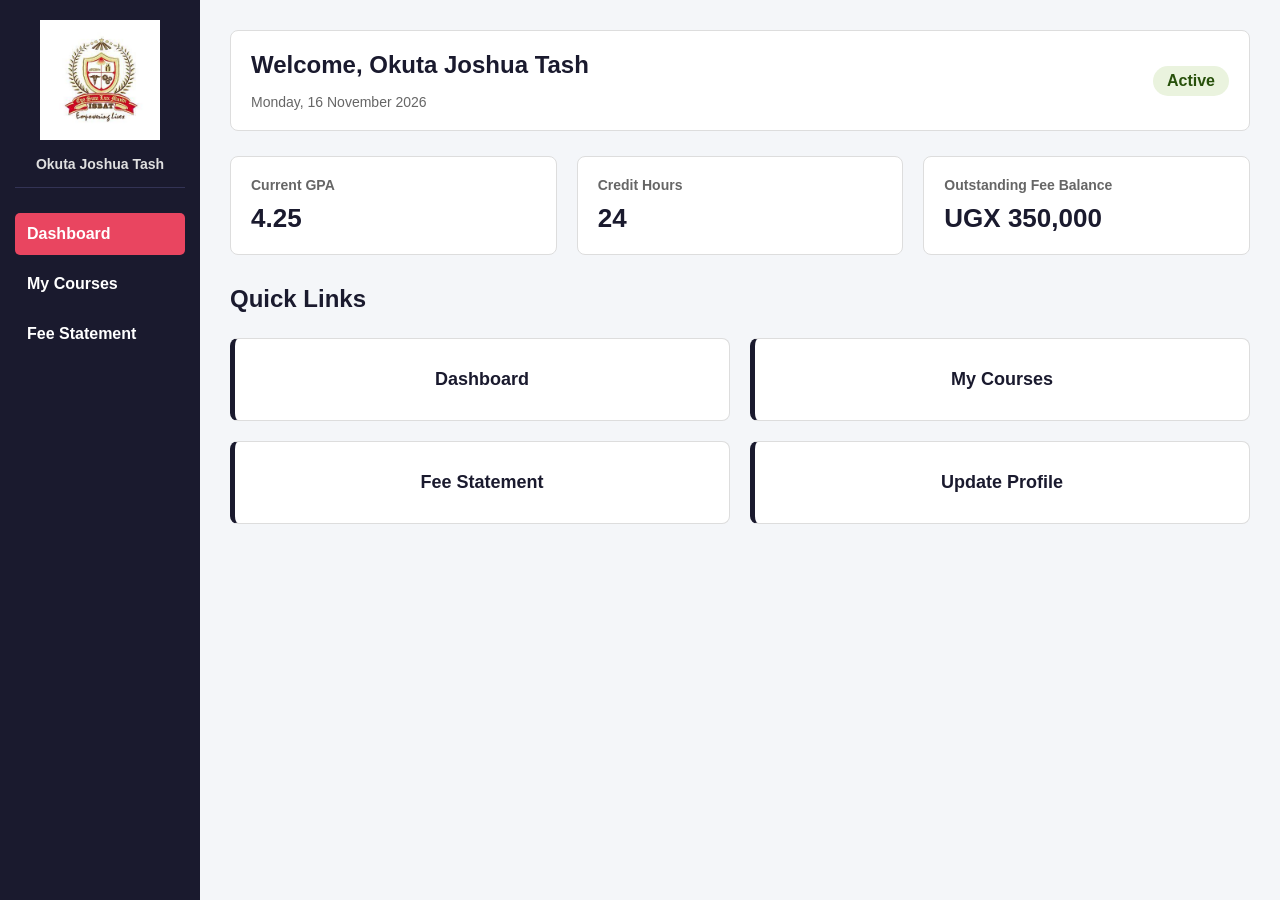
<file: index.html>
<!DOCTYPE html>
<html lang="en">
<head>
    <meta charset="UTF-8">
    <meta name="viewport" content="width=device-width, initial-scale=1.0">
    <title>ISBAT University — Student Dashboard</title>
    <link rel="stylesheet" href="portal.css">
    <style>
        .quick-links-grid {
            display: grid;
            grid-template-columns: repeat(2, 1fr);
            gap: 20px;
            margin-top: 25px;
        }
        .quick-card {
            background-color: #ffffff;
            border: 1px solid #dddddd;
            border-left: 5px solid #1A1A2E;
            border-radius: 8px;
            padding: 30px 20px;
            text-align: center;
            text-decoration: none;
            color: #1A1A2E;
            font-size: 18px;
            font-weight: bold;
            display: block;
        }
        .quick-card:hover {
            background-color: #1A1A2E;
            color: #ffffff;
        }
    </style>
</head>
<body>

    <aside class="sidebar">
        <img src="isbat-logo.jpg" alt="ISBAT University Logo" class="logo">
        <p class="student-name">Okuta Joshua Tash</p>
        <nav>
            <a href="dashboard.html" class="active">Dashboard</a>
            <a href="courses.html">My Courses</a>
            <a href="fees.html">Fee Statement</a>
        </nav>
    </aside>

    <main class="main-content">
        <div class="top-header">
            <div>
                <h1>Welcome, Okuta Joshua Tash</h1>
                <p class="date-text">Monday, 16 November 2026</p>
            </div>
            <span style="background: #EAF3DE; color: #27500A; padding: 6px 14px; border-radius: 20px; font-weight: bold;">Active</span>
        </div>

        <section class="metrics-row">
            <div class="metric-card">
                <h3>Current GPA</h3>
                <p class="metric-value">4.25</p>
            </div>
            <div class="metric-card">
                <h3>Credit Hours</h3>
                <p class="metric-value">24</p>
            </div>
            <div class="metric-card">
                <h3>Outstanding Fee Balance</h3>
                <p class="metric-value">UGX 350,000</p>
            </div>
        </section>

        <section>
            <h2>Quick Links</h2>
            <div class="quick-links-grid">
                <a href="dashboard.html" class="quick-card">Dashboard</a>
                <a href="courses.html" class="quick-card">My Courses</a>
                <a href="fees.html" class="quick-card">Fee Statement</a>
                <a href="#profile" class="quick-card">Update Profile</a>
            </div>
        </section>
    </main>

</body>
</html>
</file>
<file: portal.css>
* {
    margin: 0;
    padding: 0;
    box-sizing: border-box;
    font-family: Arial, sans-serif;
}

body {
    background-color: #f4f6f9;
    color: #222222;
}

/* Fixed Sidebar */
.sidebar {
    position: fixed;
    top: 0;
    left: 0;
    width: 200px;
    height: 100vh;
    background-color: #1A1A2E;
    color: #ffffff;
    padding: 20px 15px;
    text-align: center;
}

.sidebar .logo {
    width: 120px;
    height: auto;
    margin-bottom: 12px;
}

.sidebar .student-name {
    font-weight: bold;
    font-size: 14px;
    color: #e0e0e0;
    margin-bottom: 25px;
    padding-bottom: 15px;
    border-bottom: 1px solid #333355;
}

.sidebar nav a {
    display: block;
    color: #ffffff;
    text-decoration: none;
    padding: 12px;
    margin-bottom: 8px;
    border-radius: 5px;
    text-align: left;
    font-weight: bold;
}

.sidebar nav a:hover,
.sidebar nav a.active {
    background-color: #e94560;
}

/* Main Area */
.main-content {
    margin-left: 200px;
    padding: 30px;
}

.top-header {
    display: flex;
    justify-content: space-between;
    align-items: center;
    background-color: #ffffff;
    padding: 20px;
    border: 1px solid #dddddd;
    border-radius: 8px;
    margin-bottom: 25px;
}

.top-header h1 {
    font-size: 24px;
    color: #1A1A2E;
}

.date-text {
    color: #666666;
    margin-top: 4px;
    font-size: 14px;
}

h1, h2 {
    color: #1A1A2E;
    margin-bottom: 15px;
}

/* 3 Summary Metric Cards (Flexbox) */
.metrics-row {
    display: flex;
    gap: 20px;
    margin-bottom: 30px;
}

.metric-card {
    flex: 1;
    background-color: #ffffff;
    border: 1px solid #dddddd;
    border-radius: 8px;
    padding: 20px;
}

.metric-card h3 {
    font-size: 14px;
    color: #666666;
    margin-bottom: 10px;
}

.metric-value {
    font-size: 26px;
    font-weight: bold;
    color: #1A1A2E;
}

/* Tables */
table {
    width: 100%;
    border-collapse: collapse;
    background-color: #ffffff;
    margin-bottom: 35px;
    text-align: center;
}

th, td {
    border: 1px solid #cccccc;
    padding: 12px;
}

thead th {
    background-color: #1A1A2E;
    color: #ffffff;
}

tbody td:nth-child(2) {
    text-align: left;
}

.timetable tbody td:nth-child(2) {
    text-align: center;
}

.lunch {
    background-color: #eeeeee;
    font-weight: bold;
    color: #555555;
}
</file>
